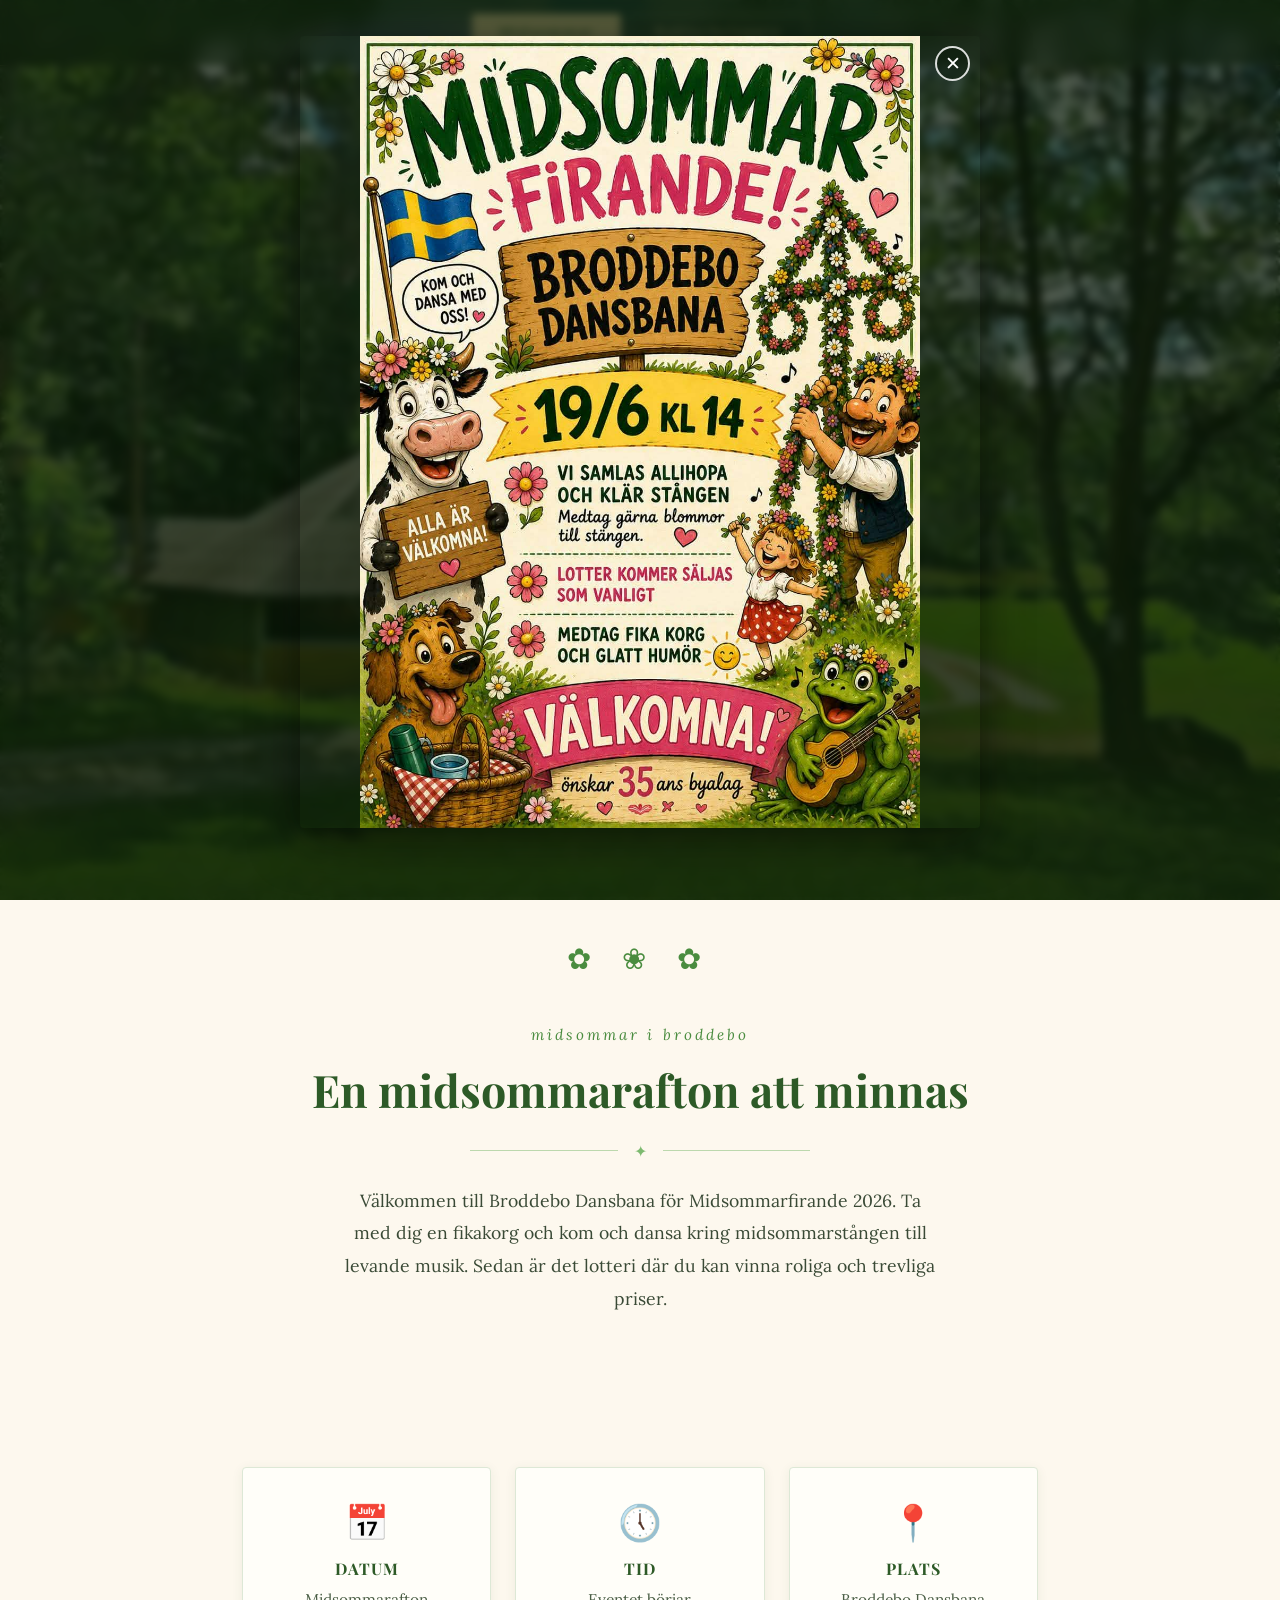
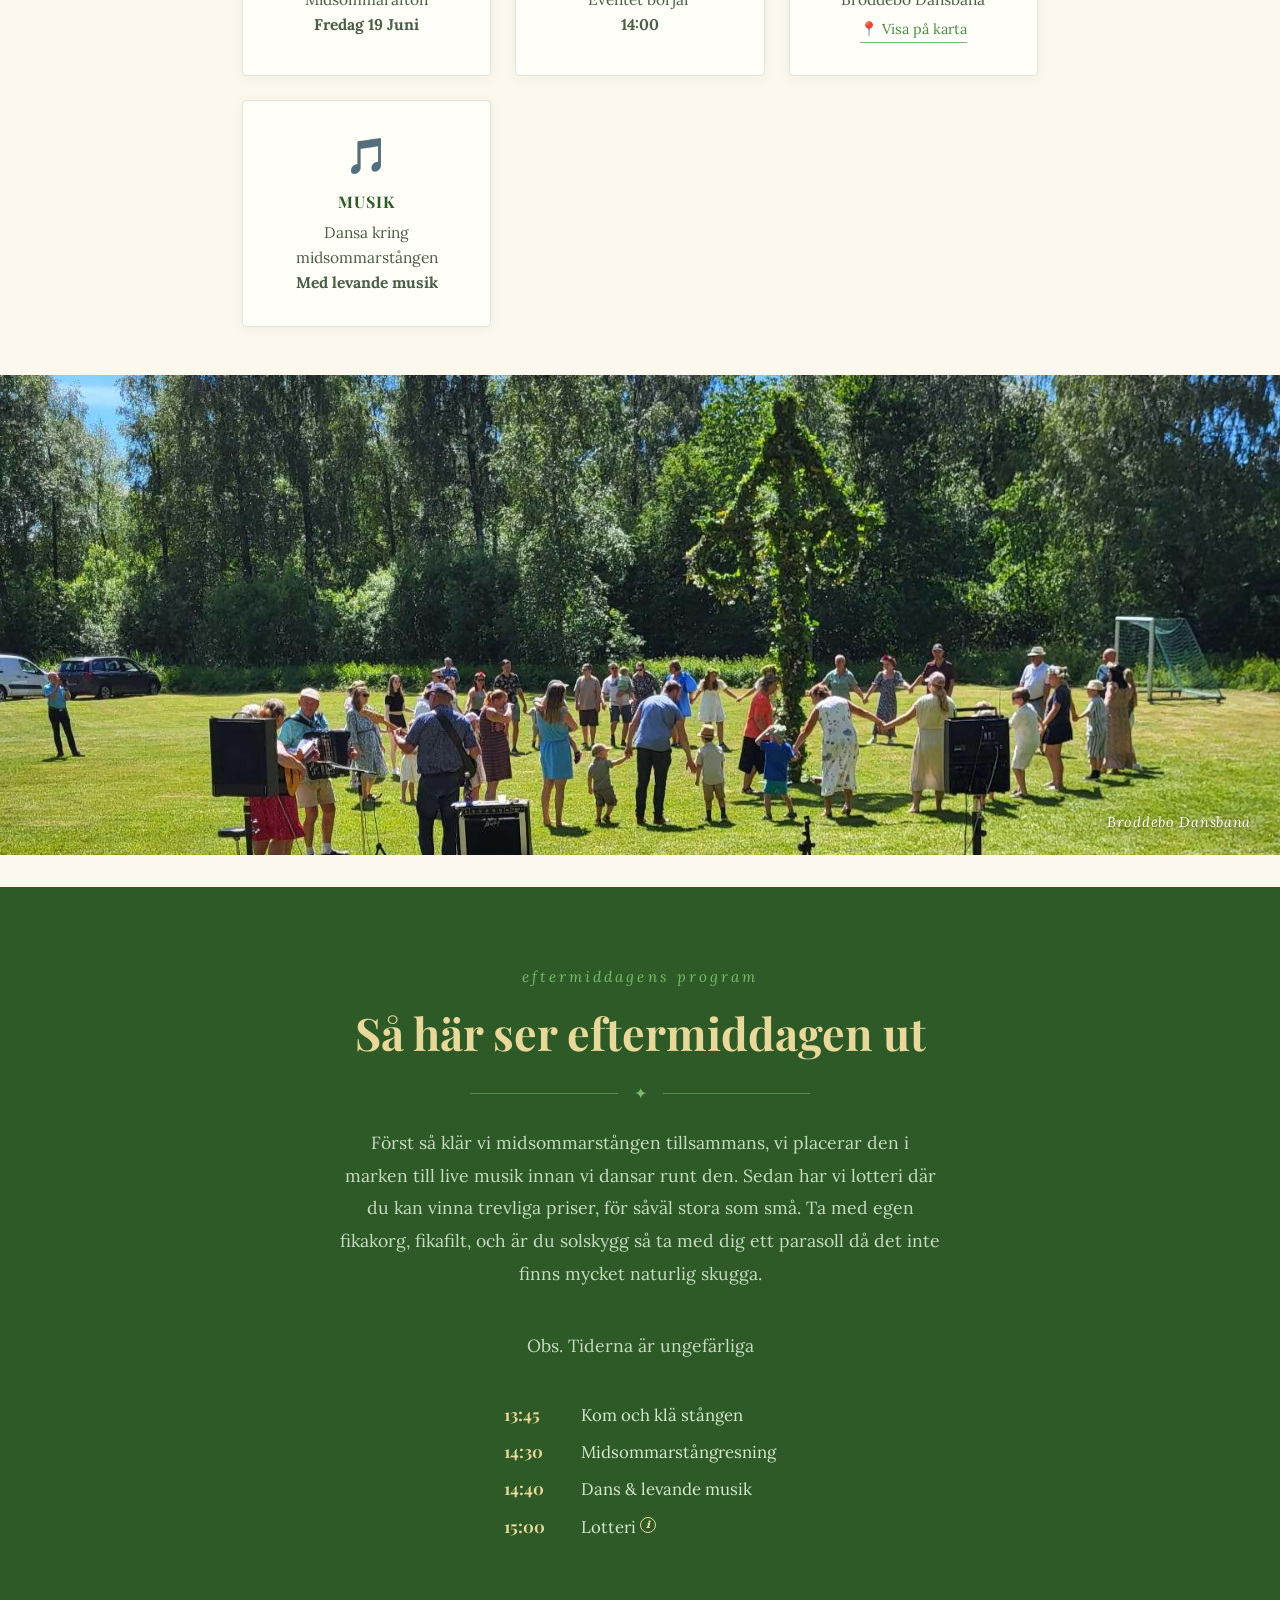
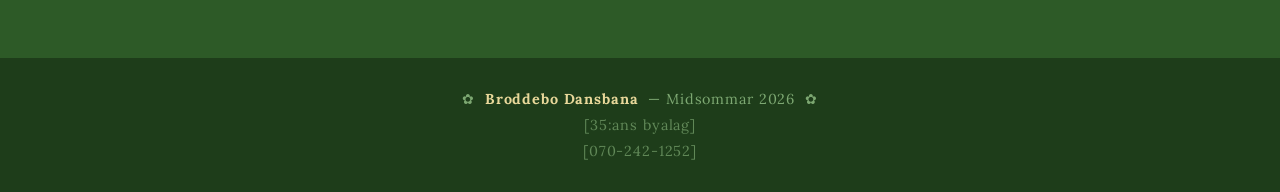
<file: index.html>
<!DOCTYPE html>
<html lang="sv">
<head>
  <meta charset="UTF-8" />
  <meta name="viewport" content="width=device-width, initial-scale=1.0" />
  <title>Midsommar på Broddebo Dansbana</title>
  <link href="https://fonts.googleapis.com/css2?family=Playfair+Display:ital,wght@0,400;0,700;1,400&family=Lora:ital,wght@0,400;0,500;1,400&display=swap" rel="stylesheet" />
  <link rel="stylesheet" href="assets/css/styles.css" />
  <script>
    // Runs before first paint — suppress nav flash when restoring scroll position
    if (sessionStorage.getItem('scrollRatio') !== null) {
      document.documentElement.classList.add('nav-preload');
    }
  </script>
</head>
<body>

  <!-- ── POPUP BANNER ──────────────────────────────────────── -->
  <div class="banner-overlay" id="pageBanner" role="dialog" aria-modal="true" aria-label="Välkomstbanner">
    <div class="banner-box">
      <img src="assets/images/sommarbanner.jpg" alt="Midsommar på Broddebo Dansbana" />
      <button class="banner-close" id="bannerClose" aria-label="Stäng banner">&#x2715;</button>
    </div>
  </div>

  <!-- ── NAV ───────────────────────────────────────────────── -->
  <nav class="site-nav">
    <a href="index.html" class="nav-btn active">Midsommar</a>
    <a href="loppis.html" class="nav-btn">Bakluckeloppis</a>
  </nav>

  <nav class="side-nav">
    <a href="index.html" class="side-btn active">Midsommar</a>
    <a href="loppis.html" class="side-btn">Loppis</a>
  </nav>

  <!-- ── HERO ──────────────────────────────────────────────── -->
  <section class="hero">
    <div class="hero-bg"></div>
    <div class="hero-overlay"></div>

    <!-- Decorative top garland SVG -->
    <div class="garland">
      <svg viewBox="0 0 1200 80" preserveAspectRatio="none" xmlns="http://www.w3.org/2000/svg">
        <path d="M0,0 Q150,70 300,30 Q450,0 600,50 Q750,80 900,30 Q1050,0 1200,40 L1200,0 Z"
              fill="rgba(45,90,39,0.55)"/>
        <!-- small flower dots along garland -->
        <circle cx="150" cy="34" r="6" fill="#e8d89a" opacity=".8"/>
        <circle cx="300" cy="30" r="5" fill="#c03a2b" opacity=".8"/>
        <circle cx="450" cy="18" r="6" fill="#e8d89a" opacity=".8"/>
        <circle cx="600" cy="50" r="5" fill="#7dba6f" opacity=".9"/>
        <circle cx="750" cy="65" r="6" fill="#e8d89a" opacity=".8"/>
        <circle cx="900" cy="30" r="5" fill="#c03a2b" opacity=".8"/>
        <circle cx="1050" cy="18" r="6" fill="#e8d89a" opacity=".8"/>
      </svg>
    </div>

    <div class="hero-content">
      <span class="hero-eyebrow">Välkommen till</span>
      <h1 class="hero-title">Broddebo<br>Dansbana</h1>
      <p class="hero-subtitle">Midsommarfirande 2026</p>
      <a href="#info" class="hero-btn">Läs mer ↓</a>
    </div>
  </section>

  <!-- ── INTRO ─────────────────────────────────────────────── -->
  <div class="divider" aria-hidden="true">✿ ❀ ✿</div>

  <section class="info-section" id="info">
    <p class="section-label">Midsommar i Broddebo</p>
    <h2 class="section-title">En midsommarafton att minnas</h2>
    <div class="ornament">✦</div>
    <p class="section-body">
      Välkommen till Broddebo Dansbana för Midsommarfirande 2026. Ta med dig en fikakorg och kom och dansa kring midsommarstången
      till levande musik. Sedan är det lotteri där du kan vinna roliga och trevliga priser.
    </p>
  </section>

  <!-- ── DETAIL CARDS ───────────────────────────────────────── -->
  <div class="cards">
    <div class="card">
      <div class="card-icon">📅</div>
      <div class="card-title">Datum</div>
      <div class="card-text">Midsommarafton<br><strong>Fredag 19 Juni</strong></div>
    </div>
    <div class="card">
      <div class="card-icon">🕔</div>
      <div class="card-title">Tid</div>
      <div class="card-text">Eventet börjar<br><strong>14:00</strong></div>
    </div>
    <div class="card">
      <div class="card-icon">📍</div>
      <div class="card-title">Plats</div>
      <div class="card-text">Broddebo Dansbana<br><a href="https://maps.app.goo.gl/gcDopPeKs9dPUPyn6" target="_blank" rel="noopener noreferrer" class="map-link">📍 Visa på karta</a></div>
    </div>
    <div class="card">
      <div class="card-icon">🎵</div>
      <div class="card-title">Musik</div>
      <div class="card-text">Dansa kring midsommarstången<br><strong>Med levande musik</strong></div>
    </div>
  </div>

  <!-- ── PHOTO STRIP ────────────────────────────────────────── -->
  <div class="photo-strip">
    <img src="assets/images/sommar2.jpg" alt="Broddebo Dansbana en solig sommardag" />
    <span class="photo-caption">Broddebo Dansbana</span>
  </div>

  <!-- ── PROGRAM ────────────────────────────────────────────── -->
  <section class="program-section">
    <p class="section-label">Eftermiddagens program</p>
    <h2 class="section-title">Så här ser eftermiddagen ut</h2>
    <div class="ornament" style="color:#7dba6f">✦</div>
    <p class="section-body">
      Först så klär vi midsommarstången tillsammans, vi placerar den i marken till live musik innan vi dansar runt den.
      Sedan har vi lotteri där du kan vinna trevliga priser, för såväl stora som små.
      Ta med egen fikakorg, fikafilt, och är du solskygg så ta med dig ett parasoll då det inte finns mycket naturlig skugga.
    </p>
    <p class="section-body">Obs. Tiderna är ungefärliga</p>

    <ul class="program-list">
      <li><span class="prog-time">13:45</span> Kom och klä stången</li>
      <li><span class="prog-time">14:30</span> Midsommarstångresning</li>
      <li><span class="prog-time">14:40</span> Dans &amp; levande musik</li>
      <li>
        <span class="prog-time">15:00</span>
        <span class="info-wrap">
          Lotteri
          <button class="info-btn" aria-label="Info om lotteriet">ℹ</button>
          <span class="info-tip" role="tooltip">10kr per lott. Betala kontant eller med swish!</span>
        </span>
      </li>
    </ul>

  </section>

  <!-- ── FOOTER ─────────────────────────────────────────────── -->
  <footer>
    <p>✿ &nbsp;<strong>Broddebo Dansbana</strong>&nbsp; — Midsommar 2026 &nbsp;✿</p>
    <p style="margin-top:.5rem; opacity:.7;">[35:ans byalag]</p>
    <p style="margin-top:.5rem; opacity:.7;">[070-242-1252]</p>
  </footer>

  <script>
    const topNav  = document.querySelector('.site-nav');
    const sideNav = document.querySelector('.side-nav');
    const hero    = document.querySelector('.hero');

    function onScroll() {
      const heroBottom = hero.getBoundingClientRect().bottom;
      if (heroBottom <= 0) {
        topNav.classList.add('hidden');
        sideNav.classList.add('visible');
      } else {
        topNav.classList.remove('hidden');
        sideNav.classList.remove('visible');
      }
    }

    window.addEventListener('scroll', onScroll, { passive: true });

    // Save scroll ratio before navigating via any nav button
    document.querySelectorAll('.nav-btn, .side-btn').forEach(btn => {
      btn.addEventListener('click', () => {
        const ratio = window.scrollY / document.documentElement.scrollHeight;
        sessionStorage.setItem('scrollRatio', ratio);
      });
    });

    // Restore scroll position on load
    const savedRatio = sessionStorage.getItem('scrollRatio');
    if (savedRatio !== null) {
      sessionStorage.removeItem('scrollRatio');
      const targetY = parseFloat(savedRatio) * document.documentElement.scrollHeight;
      if (targetY > hero.offsetHeight) {
        topNav.classList.add('hidden');
        sideNav.classList.add('visible');
      }
      requestAnimationFrame(() => {
        document.documentElement.style.scrollBehavior = 'auto';
        window.scrollTo(0, targetY);
        document.documentElement.style.scrollBehavior = '';
        // Re-enable transitions now that we're in the right position
        document.documentElement.classList.remove('nav-preload');
      });
    }

    // ── INFO TOOLTIP (click/tap toggle for touch devices) ─────
    document.querySelectorAll('.info-btn').forEach(btn => {
      btn.addEventListener('click', function (e) {
        e.stopPropagation();
        this.classList.toggle('active');
      });
    });
    // Close any open tooltip when tapping elsewhere
    document.addEventListener('click', function () {
      document.querySelectorAll('.info-btn.active').forEach(btn => btn.classList.remove('active'));
    });

    // ── POPUP BANNER ──────────────────────────────────────────
    document.getElementById('bannerClose').addEventListener('click', function () {
      document.getElementById('pageBanner').classList.add('hidden');
    });
    // Also close when clicking the dark backdrop outside the image
    document.getElementById('pageBanner').addEventListener('click', function (e) {
      if (e.target === this) this.classList.add('hidden');
    });
  </script>

</body>
</html>
</file>
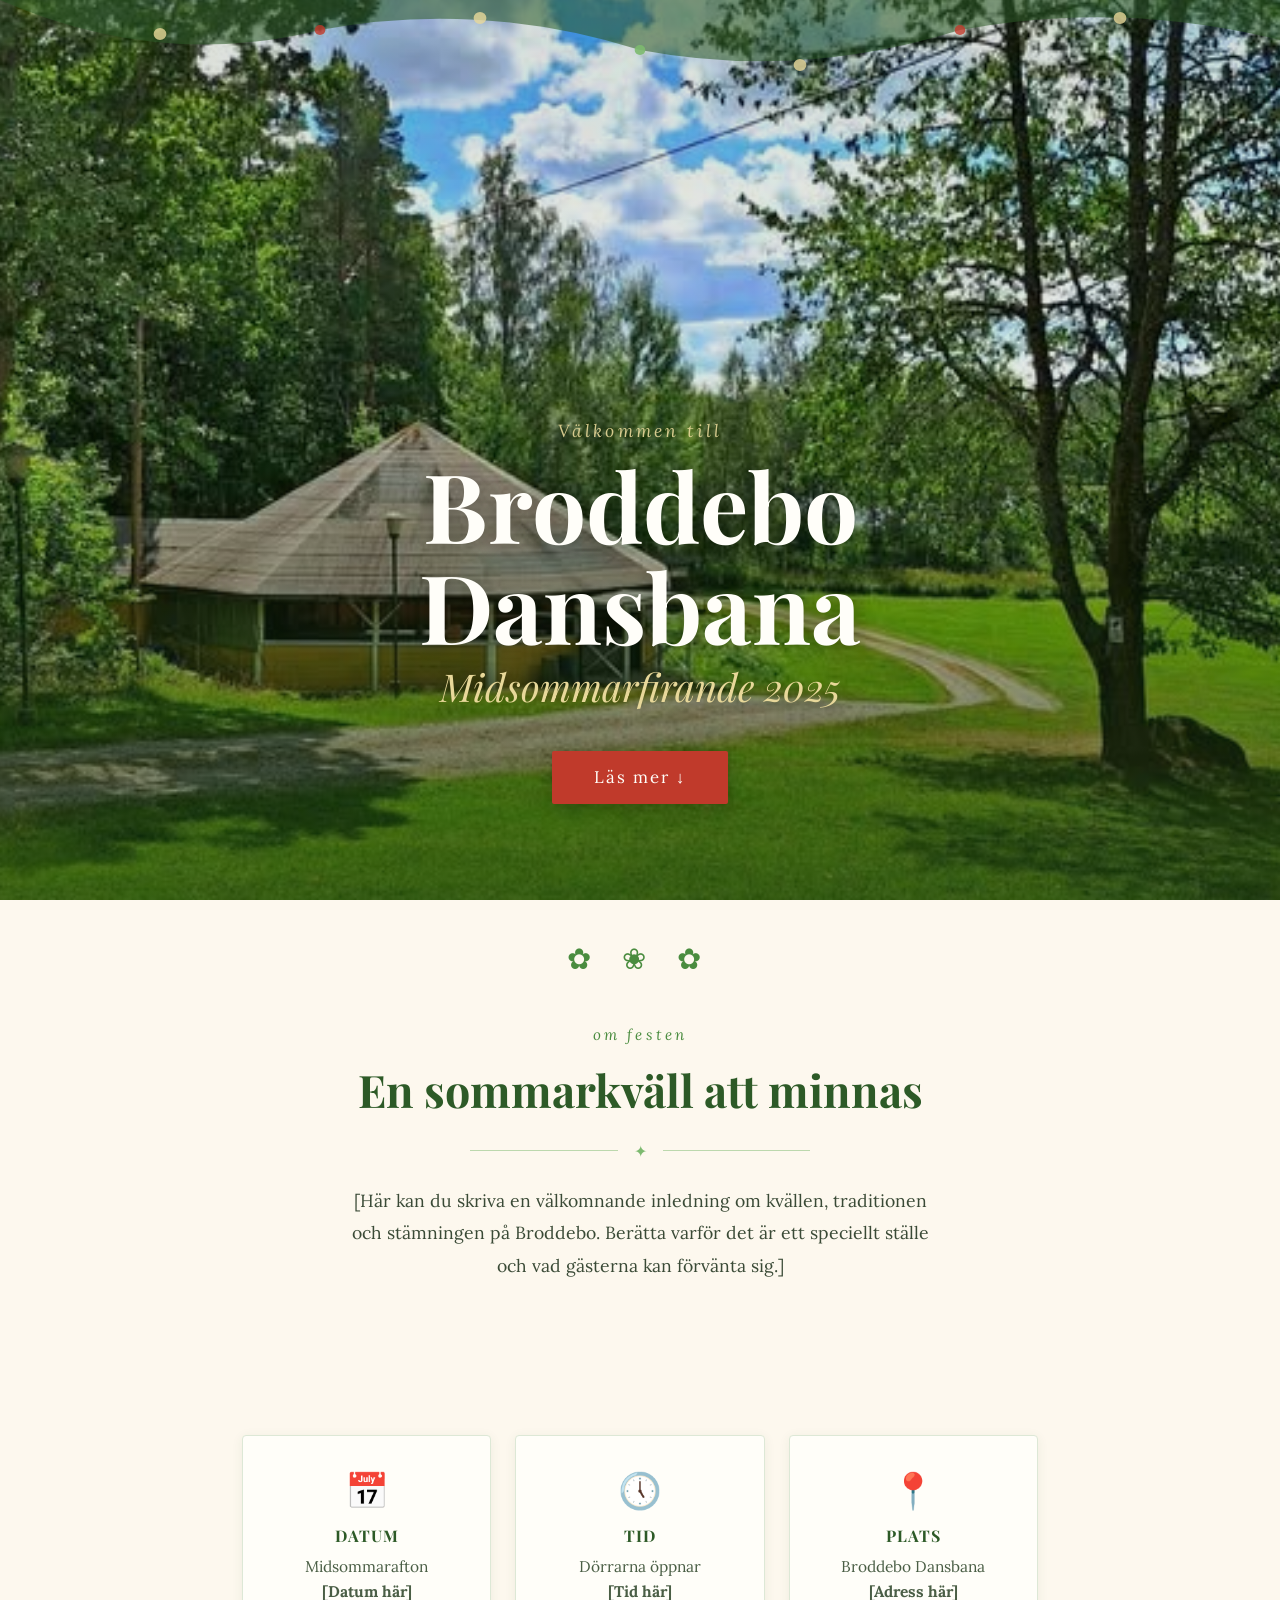
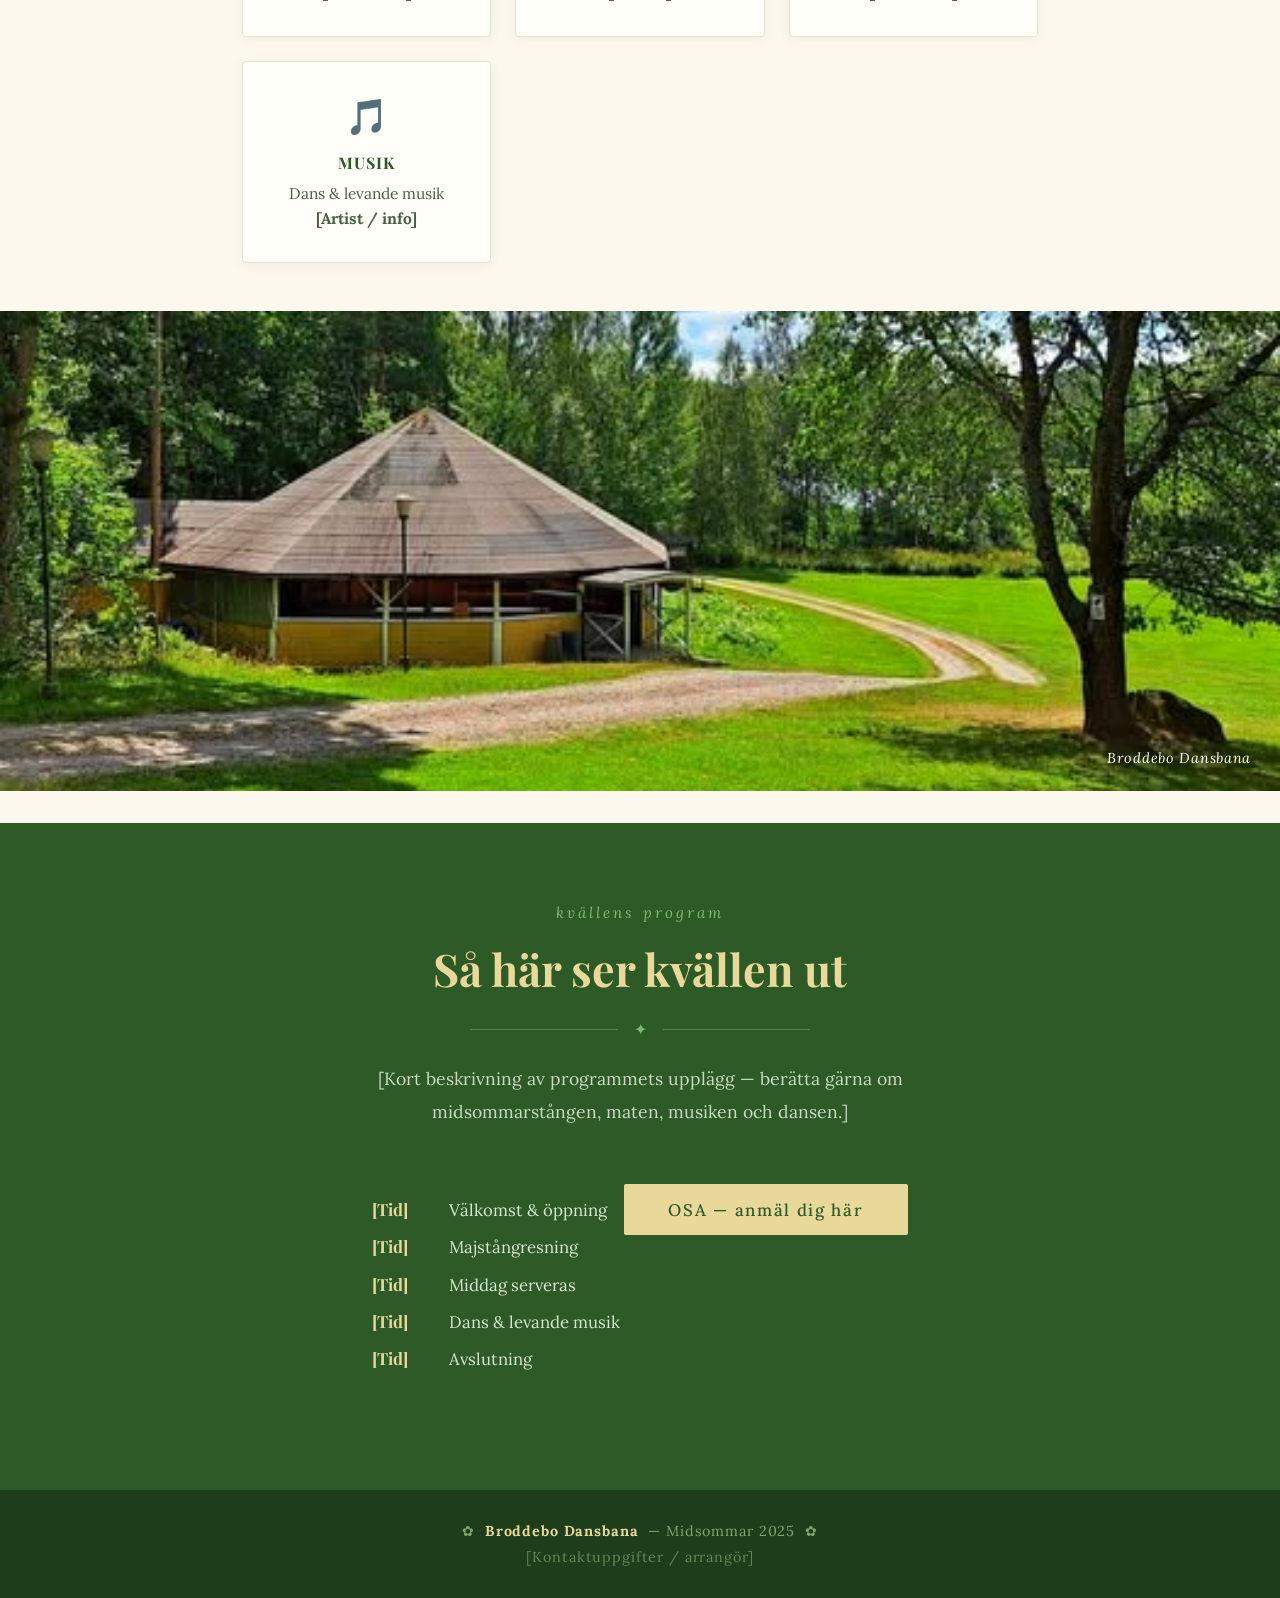
<file: broddebo.html>
<!DOCTYPE html>
<html lang="sv">
<head>
  <meta charset="UTF-8" />
  <meta name="viewport" content="width=device-width, initial-scale=1.0" />
  <title>Midsommar på Broddebo Dansbana</title>
  <link href="https://fonts.googleapis.com/css2?family=Playfair+Display:ital,wght@0,400;0,700;1,400&family=Lora:ital,wght@0,400;0,500;1,400&display=swap" rel="stylesheet" />
  <style>
    *, *::before, *::after { box-sizing: border-box; margin: 0; padding: 0; }

    :root {
      --green-deep:   #2d5a27;
      --green-mid:    #4a8c3f;
      --green-light:  #7dba6f;
      --straw:        #e8d89a;
      --cream:        #fdf8ee;
      --gold:         #c8922a;
      --red:          #c03a2b;
      --sky:          #a8d8ea;
      --white:        #fffef9;
    }

    html { scroll-behavior: smooth; }

    body {
      font-family: 'Lora', Georgia, serif;
      background: var(--cream);
      color: var(--green-deep);
      overflow-x: hidden;
    }

    /* ── HERO ─────────────────────────────────────────────── */
    .hero {
      position: relative;
      min-height: 100vh;
      display: flex;
      flex-direction: column;
      align-items: center;
      justify-content: flex-end;
      padding-bottom: 6rem;
      overflow: hidden;
    }

    .hero-bg {
      position: absolute;
      inset: 0;
      background: url('broddebo.jpg') center center / cover no-repeat;
      transform: scale(1.04);
      animation: slow-zoom 20s ease-in-out infinite alternate;
    }

    @keyframes slow-zoom {
      from { transform: scale(1.04); }
      to   { transform: scale(1.10); }
    }

    .hero-overlay {
      position: absolute;
      inset: 0;
      background: linear-gradient(
        to bottom,
        rgba(20, 50, 15, 0.15) 0%,
        rgba(20, 50, 15, 0.10) 40%,
        rgba(20, 50, 15, 0.65) 100%
      );
    }

    /* Decorative garland across the top */
    .garland {
      position: absolute;
      top: 0;
      left: 0;
      width: 100%;
      overflow: hidden;
      line-height: 0;
      z-index: 2;
    }
    .garland svg { width: 100%; height: 80px; }

    .hero-content {
      position: relative;
      z-index: 3;
      text-align: center;
      padding: 0 1.5rem;
      animation: rise 1.2s cubic-bezier(.22,1,.36,1) both;
    }

    @keyframes rise {
      from { opacity: 0; transform: translateY(40px); }
      to   { opacity: 1; transform: translateY(0); }
    }

    .hero-eyebrow {
      display: inline-block;
      font-family: 'Lora', serif;
      font-style: italic;
      font-size: 1.1rem;
      color: var(--straw);
      letter-spacing: .18em;
      margin-bottom: .75rem;
      opacity: .9;
    }

    .hero-title {
      font-family: 'Playfair Display', Georgia, serif;
      font-size: clamp(2.8rem, 9vw, 6rem);
      font-weight: 700;
      color: var(--white);
      line-height: 1.05;
      text-shadow: 0 2px 20px rgba(0,0,0,.35);
      margin-bottom: .3rem;
    }

    .hero-subtitle {
      font-family: 'Playfair Display', serif;
      font-style: italic;
      font-size: clamp(1.4rem, 4vw, 2.4rem);
      color: var(--straw);
      text-shadow: 0 2px 12px rgba(0,0,0,.3);
      margin-bottom: 2.4rem;
    }

    .hero-btn {
      display: inline-block;
      background: var(--red);
      color: var(--white);
      font-family: 'Lora', serif;
      font-size: 1.05rem;
      letter-spacing: .12em;
      padding: .85rem 2.5rem;
      border-radius: 2px;
      text-decoration: none;
      border: 2px solid transparent;
      transition: background .25s, border-color .25s, transform .2s;
      box-shadow: 0 4px 18px rgba(0,0,0,.25);
    }
    .hero-btn:hover {
      background: transparent;
      border-color: var(--white);
      transform: translateY(-2px);
    }

    /* ── FLOWER DIVIDER ───────────────────────────────────── */
    .divider {
      text-align: center;
      padding: 2.5rem 1rem 1rem;
      color: var(--green-mid);
      font-size: 1.8rem;
      letter-spacing: .4em;
      user-select: none;
    }

    /* ── INFO SECTION ─────────────────────────────────────── */
    .info-section {
      max-width: 780px;
      margin: 0 auto;
      padding: 2rem 2rem 4rem;
      text-align: center;
    }

    .section-label {
      font-family: 'Lora', serif;
      font-style: italic;
      font-size: .95rem;
      letter-spacing: .2em;
      color: var(--green-mid);
      text-transform: lowercase;
      margin-bottom: 1.2rem;
    }

    .section-title {
      font-family: 'Playfair Display', serif;
      font-size: clamp(1.8rem, 5vw, 2.8rem);
      color: var(--green-deep);
      margin-bottom: 1.4rem;
      line-height: 1.2;
    }

    .section-body {
      font-size: 1.1rem;
      line-height: 1.85;
      color: #3a4a36;
      max-width: 600px;
      margin: 0 auto 2.5rem;
    }

    /* ── DETAIL CARDS ─────────────────────────────────────── */
    .cards {
      display: grid;
      grid-template-columns: repeat(auto-fit, minmax(200px, 1fr));
      gap: 1.5rem;
      max-width: 860px;
      margin: 3rem auto;
      padding: 0 2rem;
    }

    .card {
      background: var(--white);
      border: 1px solid #dde8d6;
      border-radius: 4px;
      padding: 2rem 1.5rem;
      text-align: center;
      box-shadow: 0 2px 12px rgba(45,90,39,.07);
      transition: transform .2s, box-shadow .2s;
    }
    .card:hover {
      transform: translateY(-4px);
      box-shadow: 0 6px 24px rgba(45,90,39,.13);
    }

    .card-icon {
      font-size: 2.2rem;
      margin-bottom: .8rem;
    }

    .card-title {
      font-family: 'Playfair Display', serif;
      font-size: 1rem;
      font-weight: 700;
      letter-spacing: .06em;
      text-transform: uppercase;
      color: var(--green-deep);
      margin-bottom: .5rem;
    }

    .card-text {
      font-size: .97rem;
      line-height: 1.6;
      color: #4a5e45;
    }

    /* ── PHOTO STRIP ──────────────────────────────────────── */
    .photo-strip {
      position: relative;
      width: 100%;
      height: clamp(260px, 45vw, 480px);
      overflow: hidden;
      margin: 2rem 0;
    }

    .photo-strip img {
      width: 100%;
      height: 100%;
      object-fit: cover;
      object-position: center 60%;
      filter: saturate(1.1);
    }

    .photo-caption {
      position: absolute;
      bottom: 1.5rem;
      right: 1.8rem;
      font-family: 'Lora', serif;
      font-style: italic;
      font-size: .9rem;
      color: var(--white);
      text-shadow: 0 1px 6px rgba(0,0,0,.5);
      letter-spacing: .05em;
    }

    /* ── OSA / PROGRAM ────────────────────────────────────── */
    .program-section {
      background: var(--green-deep);
      color: var(--cream);
      padding: 5rem 2rem;
      text-align: center;
    }

    .program-section .section-label { color: var(--green-light); }
    .program-section .section-title { color: var(--straw); }
    .program-section .section-body  { color: #c8dcc2; }

    .program-list {
      list-style: none;
      display: inline-flex;
      flex-direction: column;
      gap: .9rem;
      text-align: left;
      margin: 0 auto 2.5rem;
    }

    .program-list li {
      display: flex;
      align-items: baseline;
      gap: 1rem;
      font-size: 1.05rem;
      color: #d6e8cf;
    }

    .prog-time {
      font-family: 'Playfair Display', serif;
      font-weight: 700;
      color: var(--straw);
      min-width: 3.8rem;
      flex-shrink: 0;
    }

    .osa-btn {
      display: inline-block;
      background: var(--straw);
      color: var(--green-deep);
      font-family: 'Lora', serif;
      font-size: 1.05rem;
      font-weight: 500;
      letter-spacing: .1em;
      padding: .9rem 2.8rem;
      border-radius: 2px;
      text-decoration: none;
      transition: background .25s, transform .2s;
      margin-top: 1rem;
    }
    .osa-btn:hover {
      background: var(--white);
      transform: translateY(-2px);
    }

    /* ── FOOTER ───────────────────────────────────────────── */
    footer {
      background: #1e3d1a;
      color: #7da872;
      text-align: center;
      padding: 2rem 1rem;
      font-size: .9rem;
      letter-spacing: .06em;
    }

    footer strong { color: var(--straw); }

    /* ── DECORATIVE LINE ──────────────────────────────────── */
    .ornament {
      display: flex;
      align-items: center;
      gap: 1rem;
      margin: 1.5rem auto;
      max-width: 340px;
      color: var(--green-light);
    }
    .ornament::before,
    .ornament::after {
      content: '';
      flex: 1;
      height: 1px;
      background: currentColor;
      opacity: .5;
    }
  </style>
</head>
<body>

  <!-- ── HERO ──────────────────────────────────────────────── -->
  <section class="hero">
    <div class="hero-bg"></div>
    <div class="hero-overlay"></div>

    <!-- Decorative top garland SVG -->
    <div class="garland">
      <svg viewBox="0 0 1200 80" preserveAspectRatio="none" xmlns="http://www.w3.org/2000/svg">
        <path d="M0,0 Q150,70 300,30 Q450,0 600,50 Q750,80 900,30 Q1050,0 1200,40 L1200,0 Z"
              fill="rgba(45,90,39,0.55)"/>
        <!-- small flower dots along garland -->
        <circle cx="150" cy="34" r="6" fill="#e8d89a" opacity=".8"/>
        <circle cx="300" cy="30" r="5" fill="#c03a2b" opacity=".8"/>
        <circle cx="450" cy="18" r="6" fill="#e8d89a" opacity=".8"/>
        <circle cx="600" cy="50" r="5" fill="#7dba6f" opacity=".9"/>
        <circle cx="750" cy="65" r="6" fill="#e8d89a" opacity=".8"/>
        <circle cx="900" cy="30" r="5" fill="#c03a2b" opacity=".8"/>
        <circle cx="1050" cy="18" r="6" fill="#e8d89a" opacity=".8"/>
      </svg>
    </div>

    <div class="hero-content">
      <span class="hero-eyebrow">Välkommen till</span>
      <h1 class="hero-title">Broddebo<br>Dansbana</h1>
      <p class="hero-subtitle">Midsommarfirande 2025</p>
      <a href="#info" class="hero-btn">Läs mer ↓</a>
    </div>
  </section>

  <!-- ── INTRO ─────────────────────────────────────────────── -->
  <div class="divider" aria-hidden="true">✿ ❀ ✿</div>

  <section class="info-section" id="info">
    <p class="section-label">om festen</p>
    <h2 class="section-title">En sommarkväll att minnas</h2>
    <div class="ornament">✦</div>
    <p class="section-body">
      [Här kan du skriva en välkomnande inledning om kvällen, traditionen och stämningen på Broddebo.
      Berätta varför det är ett speciellt ställe och vad gästerna kan förvänta sig.]
    </p>
  </section>

  <!-- ── DETAIL CARDS ───────────────────────────────────────── -->
  <div class="cards">
    <div class="card">
      <div class="card-icon">📅</div>
      <div class="card-title">Datum</div>
      <div class="card-text">Midsommarafton<br><strong>[Datum här]</strong></div>
    </div>
    <div class="card">
      <div class="card-icon">🕔</div>
      <div class="card-title">Tid</div>
      <div class="card-text">Dörrarna öppnar<br><strong>[Tid här]</strong></div>
    </div>
    <div class="card">
      <div class="card-icon">📍</div>
      <div class="card-title">Plats</div>
      <div class="card-text">Broddebo Dansbana<br><strong>[Adress här]</strong></div>
    </div>
    <div class="card">
      <div class="card-icon">🎵</div>
      <div class="card-title">Musik</div>
      <div class="card-text">Dans &amp; levande musik<br><strong>[Artist / info]</strong></div>
    </div>
  </div>

  <!-- ── PHOTO STRIP ────────────────────────────────────────── -->
  <div class="photo-strip">
    <img src="broddebo.jpg" alt="Broddebo Dansbana en solig sommardag" />
    <span class="photo-caption">Broddebo Dansbana</span>
  </div>

  <!-- ── PROGRAM ────────────────────────────────────────────── -->
  <section class="program-section">
    <p class="section-label">kvällens program</p>
    <h2 class="section-title">Så här ser kvällen ut</h2>
    <div class="ornament" style="color:#7dba6f">✦</div>
    <p class="section-body">
      [Kort beskrivning av programmets upplägg — berätta gärna om midsommarstången,
      maten, musiken och dansen.]
    </p>

    <ul class="program-list">
      <li><span class="prog-time">[Tid]</span> Välkomst &amp; öppning</li>
      <li><span class="prog-time">[Tid]</span> Majstångresning</li>
      <li><span class="prog-time">[Tid]</span> Middag serveras</li>
      <li><span class="prog-time">[Tid]</span> Dans &amp; levande musik</li>
      <li><span class="prog-time">[Tid]</span> Avslutning</li>
    </ul>

    <a href="mailto:[din@epost.se]" class="osa-btn">OSA — anmäl dig här</a>
  </section>

  <!-- ── FOOTER ─────────────────────────────────────────────── -->
  <footer>
    <p>✿ &nbsp;<strong>Broddebo Dansbana</strong>&nbsp; — Midsommar 2025 &nbsp;✿</p>
    <p style="margin-top:.5rem; opacity:.7;">[Kontaktuppgifter / arrangör]</p>
  </footer>

</body>
</html>
</file>
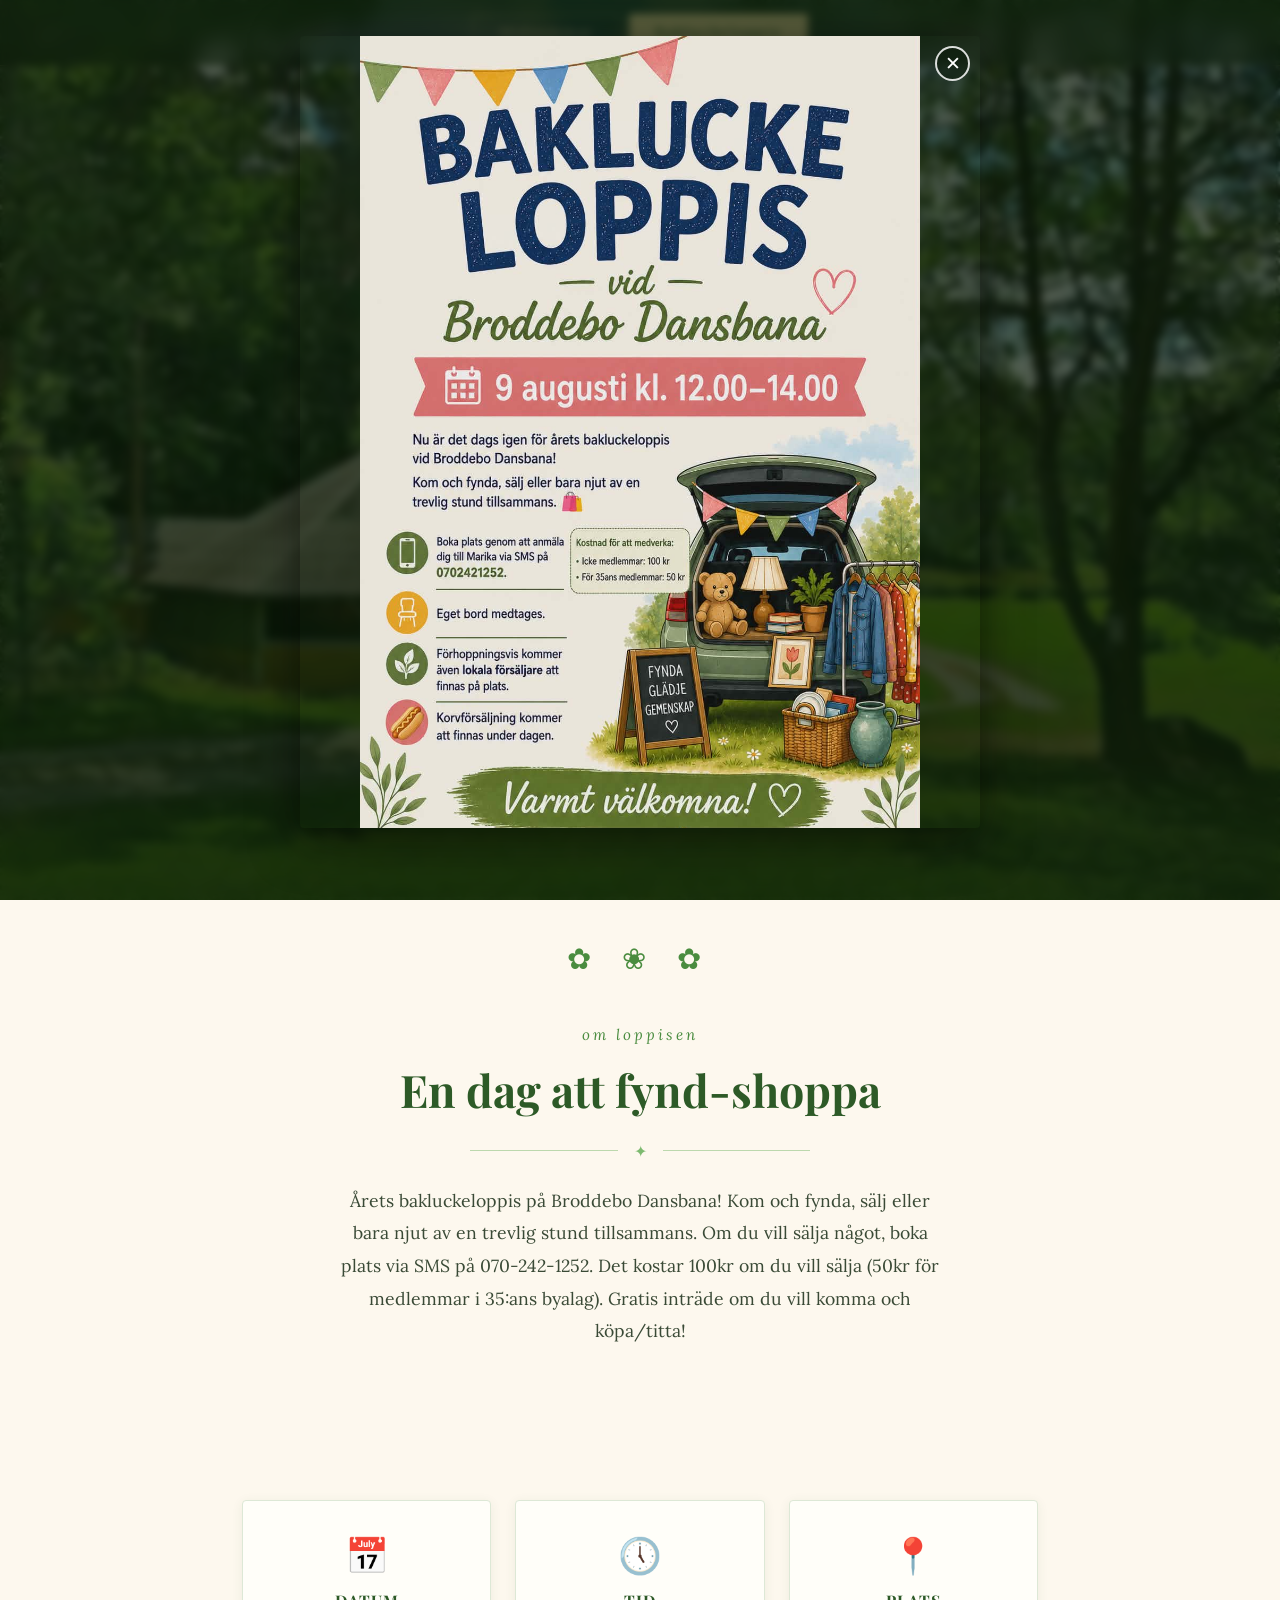
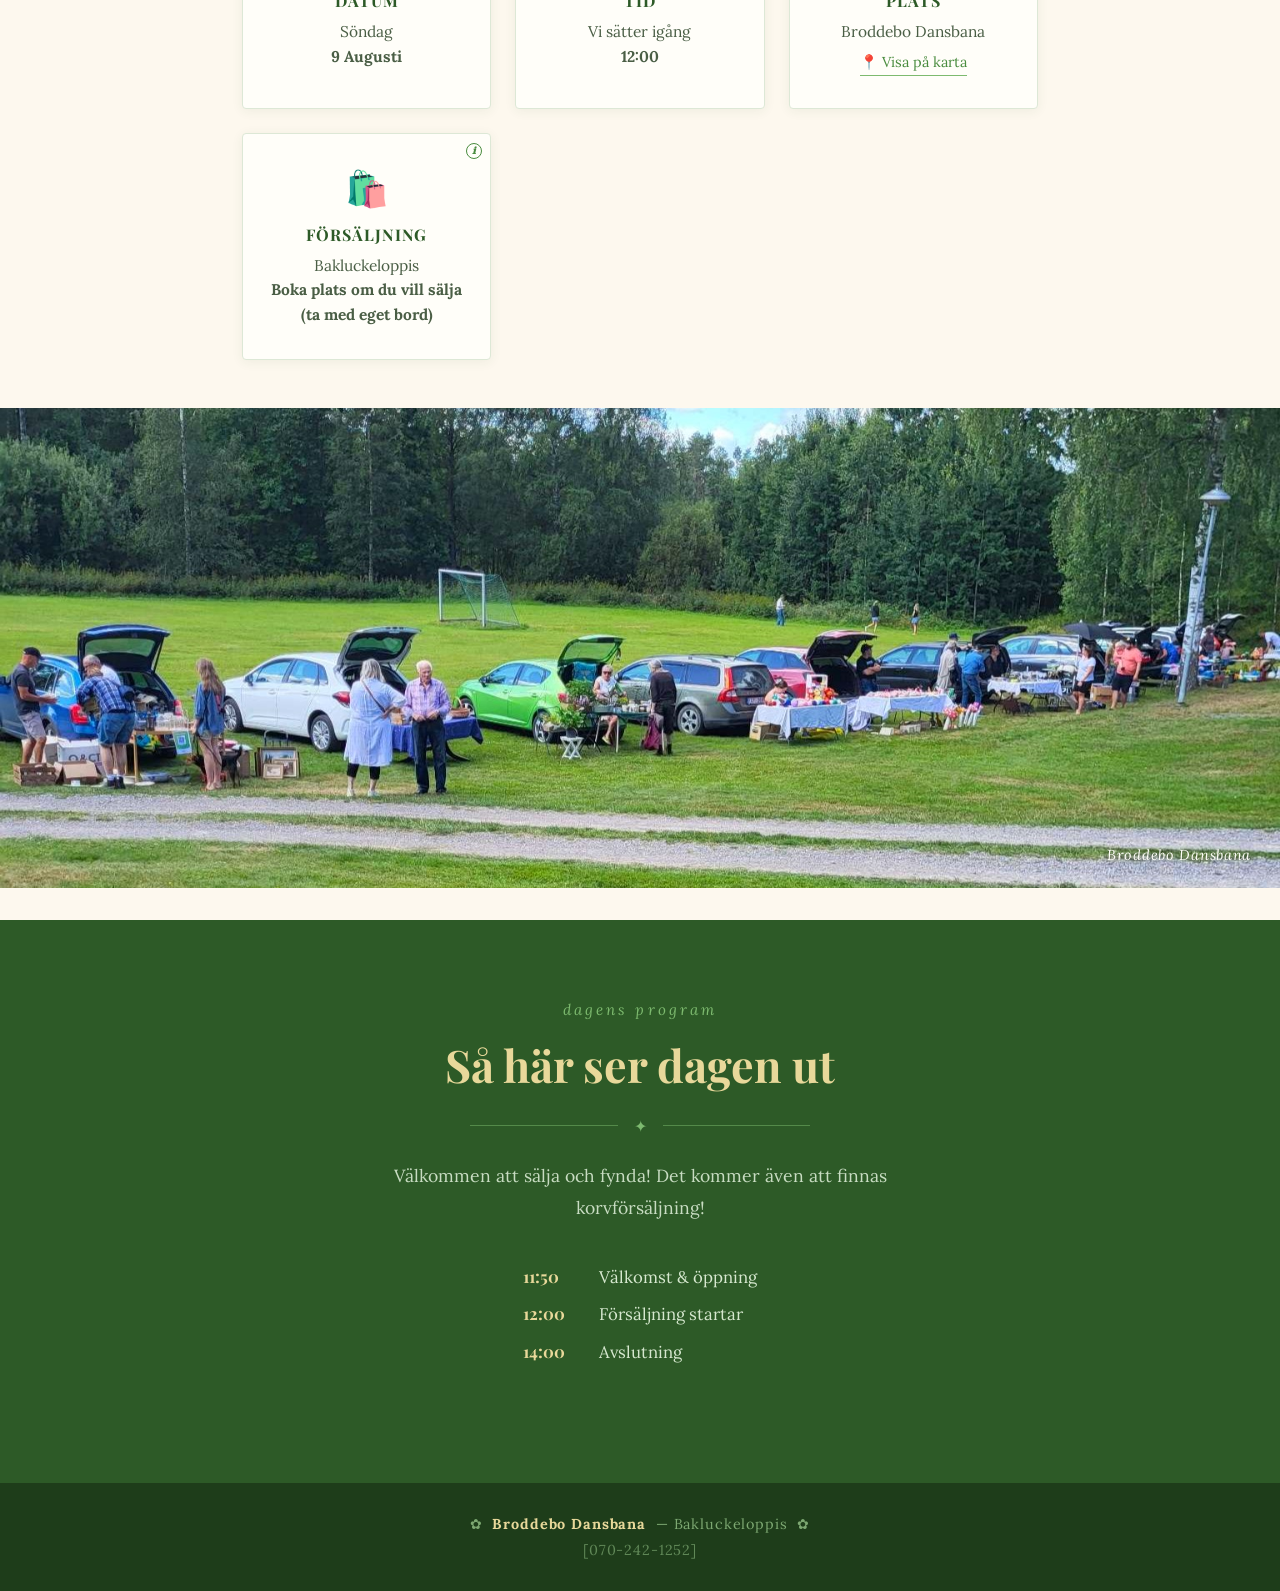
<file: loppis.html>
<!DOCTYPE html>
<html lang="sv">
<head>
  <meta charset="UTF-8" />
  <meta name="viewport" content="width=device-width, initial-scale=1.0" />
  <title>Bakluckeloppis på Broddebo Dansbana</title>
  <link href="https://fonts.googleapis.com/css2?family=Playfair+Display:ital,wght@0,400;0,700;1,400&family=Lora:ital,wght@0,400;0,500;1,400&display=swap" rel="stylesheet" />
  <link rel="stylesheet" href="assets/css/styles.css" />
  <script>
    // Runs before first paint — suppress nav flash when restoring scroll position
    if (sessionStorage.getItem('scrollRatio') !== null) {
      document.documentElement.classList.add('nav-preload');
    }
  </script>
</head>
<body>

  <!-- ── POPUP BANNER ──────────────────────────────────────── -->
  <div class="banner-overlay" id="pageBanner" role="dialog" aria-modal="true" aria-label="Välkomstbanner">
    <div class="banner-box">
      <img src="assets/images/loppisbanner.png" alt="Bakluckeloppis på Broddebo Dansbana" />
      <button class="banner-close" id="bannerClose" aria-label="Stäng banner">&#x2715;</button>
    </div>
  </div>

  <!-- ── NAV ───────────────────────────────────────────────── -->
  <nav class="site-nav">
    <a href="index.html" class="nav-btn">Midsommar</a>
    <a href="loppis.html" class="nav-btn active">Bakluckeloppis</a>
  </nav>

  <nav class="side-nav">
    <a href="index.html" class="side-btn">Midsommar</a>
    <a href="loppis.html" class="side-btn active">Loppis</a>
  </nav>

  <!-- ── HERO ──────────────────────────────────────────────── -->
  <section class="hero">
    <div class="hero-bg"></div>
    <div class="hero-overlay"></div>

    <!-- Decorative top garland SVG -->
    <div class="garland">
      <svg viewBox="0 0 1200 80" preserveAspectRatio="none" xmlns="http://www.w3.org/2000/svg">
        <path d="M0,0 Q150,70 300,30 Q450,0 600,50 Q750,80 900,30 Q1050,0 1200,40 L1200,0 Z"
              fill="rgba(45,90,39,0.55)"/>
        <circle cx="150" cy="34" r="6" fill="#e8d89a" opacity=".8"/>
        <circle cx="300" cy="30" r="5" fill="#c03a2b" opacity=".8"/>
        <circle cx="450" cy="18" r="6" fill="#e8d89a" opacity=".8"/>
        <circle cx="600" cy="50" r="5" fill="#7dba6f" opacity=".9"/>
        <circle cx="750" cy="65" r="6" fill="#e8d89a" opacity=".8"/>
        <circle cx="900" cy="30" r="5" fill="#c03a2b" opacity=".8"/>
        <circle cx="1050" cy="18" r="6" fill="#e8d89a" opacity=".8"/>
      </svg>
    </div>

    <div class="hero-content">
      <span class="hero-eyebrow">Välkommen till</span>
      <h1 class="hero-title">Broddebo<br>Dansbana</h1>
      <p class="hero-subtitle">Bakluckeloppis</p>
      <a href="#info" class="hero-btn">Läs mer ↓</a>
    </div>
  </section>

  <!-- ── INTRO ─────────────────────────────────────────────── -->
  <div class="divider" aria-hidden="true">✿ ❀ ✿</div>

  <section class="info-section" id="info">
    <p class="section-label">om loppisen</p>
    <h2 class="section-title">En dag att fynd-shoppa</h2>
    <div class="ornament">✦</div>
    <p class="section-body">
      Årets bakluckeloppis på Broddebo Dansbana! Kom och fynda, sälj eller bara njut av en trevlig stund tillsammans.
      Om du vill sälja något, boka plats via SMS på 070-242-1252. Det kostar 100kr om du vill sälja (50kr för medlemmar i 35:ans byalag). Gratis inträde om du vill komma och köpa/titta!
    </p>
  </section>

  <!-- ── DETAIL CARDS ───────────────────────────────────────── -->
  <div class="cards">
    <div class="card">
      <div class="card-icon">📅</div>
      <div class="card-title">Datum</div>
      <div class="card-text">Söndag<br><strong>9 Augusti</strong></div>
    </div>
    <div class="card">
      <div class="card-icon">🕔</div>
      <div class="card-title">Tid</div>
      <div class="card-text">Vi sätter igång<br><strong>12:00</strong></div>
    </div>
    <div class="card">
      <div class="card-icon">📍</div>
      <div class="card-title">Plats</div>
      <div class="card-text">Broddebo Dansbana<br><a href="https://maps.app.goo.gl/gcDopPeKs9dPUPyn6" target="_blank" rel="noopener noreferrer" class="map-link">📍 Visa på karta</a></div>
    </div>
    <div class="card card--info">
      <button class="card-info-btn" aria-label="Info om försäljning">ℹ</button>
      <span class="card-info-tip" role="tooltip">Boka plats via SMS till 070-242-1252. Det kostar 100kr per plats. Eget bord medtages</span>
      <div class="card-icon">🛍️</div>
      <div class="card-title">Försäljning</div>
      <div class="card-text">Bakluckeloppis<br><strong>Boka plats om du vill sälja (ta med eget bord)</strong></div>
    </div>
  </div>

  <!-- ── PHOTO STRIP ────────────────────────────────────────── -->
  <div class="photo-strip">
    <img src="assets/images/loppis1.jpg" alt="Broddebo Dansbana en solig sommardag" />
    <span class="photo-caption">Broddebo Dansbana</span>
  </div>

  <!-- ── PROGRAM ────────────────────────────────────────────── -->
  <section class="program-section">
    <p class="section-label">dagens program</p>
    <h2 class="section-title">Så här ser dagen ut</h2>
    <div class="ornament" style="color:#7dba6f">✦</div>
    <p class="section-body">
      Välkommen att sälja och fynda! Det kommer även att finnas korvförsäljning!
    </p>

    <ul class="program-list">
      <li><span class="prog-time">11:50</span> Välkomst &amp; öppning</li>
      <li><span class="prog-time">12:00</span> Försäljning startar</li>
      <li><span class="prog-time">14:00</span> Avslutning</li>
    </ul>
  </section>

  <!-- ── FOOTER ─────────────────────────────────────────────── -->
  <footer>
    <p>✿ &nbsp;<strong>Broddebo Dansbana</strong>&nbsp; — Bakluckeloppis &nbsp;✿</p>
    <p style="margin-top:.5rem; opacity:.7;">[070-242-1252]</p>
  </footer>

  <script>
    const topNav  = document.querySelector('.site-nav');
    const sideNav = document.querySelector('.side-nav');
    const hero    = document.querySelector('.hero');

    function onScroll() {
      const heroBottom = hero.getBoundingClientRect().bottom;
      if (heroBottom <= 0) {
        topNav.classList.add('hidden');
        sideNav.classList.add('visible');
      } else {
        topNav.classList.remove('hidden');
        sideNav.classList.remove('visible');
      }
    }

    window.addEventListener('scroll', onScroll, { passive: true });

    // Save scroll ratio before navigating via any nav button
    document.querySelectorAll('.nav-btn, .side-btn').forEach(btn => {
      btn.addEventListener('click', () => {
        const ratio = window.scrollY / document.documentElement.scrollHeight;
        sessionStorage.setItem('scrollRatio', ratio);
      });
    });

    // Restore scroll position on load
    const savedRatio = sessionStorage.getItem('scrollRatio');
    if (savedRatio !== null) {
      sessionStorage.removeItem('scrollRatio');
      const targetY = parseFloat(savedRatio) * document.documentElement.scrollHeight;
      if (targetY > hero.offsetHeight) {
        topNav.classList.add('hidden');
        sideNav.classList.add('visible');
      }
      requestAnimationFrame(() => {
        document.documentElement.style.scrollBehavior = 'auto';
        window.scrollTo(0, targetY);
        document.documentElement.style.scrollBehavior = '';
        // Re-enable transitions now that we're in the right position
        document.documentElement.classList.remove('nav-preload');
      });
    }

    // ── POPUP BANNER ──────────────────────────────────────────
    document.getElementById('bannerClose').addEventListener('click', function () {
      document.getElementById('pageBanner').classList.add('hidden');
    });
    // Also close when clicking the dark backdrop outside the image
    document.getElementById('pageBanner').addEventListener('click', function (e) {
      if (e.target === this) this.classList.add('hidden');
    });

    // ── CARD INFO TOOLTIP (click/tap toggle for touch devices) ─
    document.querySelectorAll('.card-info-btn').forEach(btn => {
      btn.addEventListener('click', function (e) {
        e.stopPropagation();
        this.classList.toggle('active');
      });
    });
    document.addEventListener('click', function () {
      document.querySelectorAll('.card-info-btn.active').forEach(btn => btn.classList.remove('active'));
    });
  </script>

</body>
</html>
</file>
<file: assets/css/styles.css>
*, *::before, *::after { box-sizing: border-box; margin: 0; padding: 0; }

:root {
  --green-deep:   #2d5a27;
  --green-mid:    #4a8c3f;
  --green-light:  #7dba6f;
  --straw:        #e8d89a;
  --cream:        #fdf8ee;
  --gold:         #c8922a;
  --red:          #c03a2b;
  --sky:          #a8d8ea;
  --white:        #fffef9;
}

html { scroll-behavior: smooth; }

body {
  font-family: 'Lora', Georgia, serif;
  background: var(--cream);
  color: var(--green-deep);
  overflow-x: hidden;
}

/* ── TOP NAV ──────────────────────────────────────────── */
/* Applied before first paint to prevent flash on scroll restore */
html.nav-preload .site-nav {
  transition: none !important;
  opacity: 0;
  pointer-events: none;
  transform: translateY(-100%);
}
html.nav-preload .side-nav {
  transition: none !important;
}
.site-nav {
  position: fixed;
  top: 0;
  left: 0;
  width: 100%;
  z-index: 100;
  display: flex;
  justify-content: center;
  gap: .5rem;
  padding: .9rem 1.5rem;
  background: rgba(20, 40, 15, 0.6);
  backdrop-filter: blur(10px);
  -webkit-backdrop-filter: blur(10px);
  border-bottom: 1px solid rgba(232, 216, 154, 0.2);
  opacity: 1;
  pointer-events: auto;
  transition: opacity .4s ease, transform .4s ease;
}
.site-nav.hidden {
  opacity: 0;
  pointer-events: none;
  transform: translateY(-100%);
}

.nav-btn {
  font-family: 'Lora', serif;
  font-size: .9rem;
  letter-spacing: .12em;
  text-decoration: none;
  padding: .5rem 1.6rem;
  border-radius: 2px;
  border: 1px solid rgba(232, 216, 154, 0.4);
  color: var(--straw);
  background: transparent;
  transition: background .25s, color .25s, border-color .25s;
}
.nav-btn:hover {
  background: rgba(232, 216, 154, 0.15);
  border-color: var(--straw);
}
.nav-btn.active {
  background: var(--straw);
  color: var(--green-deep);
  border-color: var(--straw);
  font-weight: 500;
}

/* ── SIDE NAV ─────────────────────────────────────────── */
.side-nav {
  position: fixed;
  right: 1.2rem;
  top: 50%;
  transform: translateY(-50%) translateX(20px);
  z-index: 100;
  display: flex;
  flex-direction: column;
  gap: .6rem;
  opacity: 0;
  pointer-events: none;
  transition: opacity .4s ease, transform .4s ease;
}
.side-nav.visible {
  opacity: 1;
  pointer-events: auto;
  transform: translateY(-50%) translateX(0);
}

.side-btn {
  writing-mode: vertical-rl;
  text-orientation: mixed;
  font-family: 'Lora', serif;
  font-size: .78rem;
  letter-spacing: .14em;
  text-decoration: none;
  padding: 1rem .55rem;
  border-radius: 2px;
  border: 1px solid rgba(232, 216, 154, 0.4);
  color: var(--straw);
  background: rgba(20, 40, 15, 0.6);
  backdrop-filter: blur(10px);
  -webkit-backdrop-filter: blur(10px);
  box-shadow: 0 2px 12px rgba(0, 0, 0, 0.2);
  transition: background .25s, color .25s, border-color .25s, transform .2s;
}
.side-btn:hover {
  background: rgba(232, 216, 154, 0.15);
  border-color: var(--straw);
  transform: translateX(-3px);
}
.side-btn.active {
  background: var(--straw);
  color: var(--green-deep);
  border-color: var(--straw);
}

@media (max-width: 600px) {
  .side-nav { display: none; }
}

/* ── HERO ─────────────────────────────────────────────── */
.hero {
  position: relative;
  min-height: 100vh;
  display: flex;
  flex-direction: column;
  align-items: center;
  justify-content: flex-end;
  padding-bottom: 6rem;
  overflow: hidden;
}

.hero-bg {
  position: absolute;
  inset: 0;
  background: url('../../assets/images/broddebo.jpg') center center / cover no-repeat;
  transform: scale(1.04);
  animation: slow-zoom 20s ease-in-out infinite alternate;
}

@keyframes slow-zoom {
  from { transform: scale(1.04); }
  to   { transform: scale(1.10); }
}

.hero-overlay {
  position: absolute;
  inset: 0;
  background: linear-gradient(
    to bottom,
    rgba(20, 50, 15, 0.15) 0%,
    rgba(20, 50, 15, 0.10) 40%,
    rgba(20, 50, 15, 0.65) 100%
  );
}

/* Decorative garland across the top */
.garland {
  position: absolute;
  top: 0;
  left: 0;
  width: 100%;
  overflow: hidden;
  line-height: 0;
  z-index: 2;
}
.garland svg { width: 100%; height: 80px; }

.hero-content {
  position: relative;
  z-index: 3;
  text-align: center;
  padding: 0 1.5rem;
  animation: rise 1.2s cubic-bezier(.22,1,.36,1) both;
}

@keyframes rise {
  from { opacity: 0; transform: translateY(40px); }
  to   { opacity: 1; transform: translateY(0); }
}

.hero-eyebrow {
  display: inline-block;
  font-family: 'Lora', serif;
  font-style: italic;
  font-size: 1.1rem;
  color: var(--straw);
  letter-spacing: .18em;
  margin-bottom: .75rem;
  opacity: .9;
}

.hero-title {
  font-family: 'Playfair Display', Georgia, serif;
  font-size: clamp(2.8rem, 9vw, 6rem);
  font-weight: 700;
  color: var(--white);
  line-height: 1.05;
  text-shadow: 0 2px 20px rgba(0,0,0,.35);
  margin-bottom: .3rem;
}

.hero-subtitle {
  font-family: 'Playfair Display', serif;
  font-style: italic;
  font-size: clamp(1.4rem, 4vw, 2.4rem);
  color: var(--straw);
  text-shadow: 0 2px 12px rgba(0,0,0,.3);
  margin-bottom: 2.4rem;
}

.hero-btn {
  display: inline-block;
  background: var(--red);
  color: var(--white);
  font-family: 'Lora', serif;
  font-size: 1.05rem;
  letter-spacing: .12em;
  padding: .85rem 2.5rem;
  border-radius: 2px;
  text-decoration: none;
  border: 2px solid transparent;
  transition: background .25s, border-color .25s, transform .2s;
  box-shadow: 0 4px 18px rgba(0,0,0,.25);
}
.hero-btn:hover {
  background: transparent;
  border-color: var(--white);
  transform: translateY(-2px);
}

/* ── FLOWER DIVIDER ───────────────────────────────────── */
.divider {
  text-align: center;
  padding: 2.5rem 1rem 1rem;
  color: var(--green-mid);
  font-size: 1.8rem;
  letter-spacing: .4em;
  user-select: none;
}

/* ── INFO SECTION ─────────────────────────────────────── */
.info-section {
  max-width: 780px;
  margin: 0 auto;
  padding: 2rem 2rem 4rem;
  text-align: center;
}

.section-label {
  font-family: 'Lora', serif;
  font-style: italic;
  font-size: .95rem;
  letter-spacing: .2em;
  color: var(--green-mid);
  text-transform: lowercase;
  margin-bottom: 1.2rem;
}

.section-title {
  font-family: 'Playfair Display', serif;
  font-size: clamp(1.8rem, 5vw, 2.8rem);
  color: var(--green-deep);
  margin-bottom: 1.4rem;
  line-height: 1.2;
}

.section-body {
  font-size: 1.1rem;
  line-height: 1.85;
  color: #3a4a36;
  max-width: 600px;
  margin: 0 auto 2.5rem;
}

/* ── DETAIL CARDS ─────────────────────────────────────── */
.cards {
  display: grid;
  grid-template-columns: repeat(auto-fit, minmax(200px, 1fr));
  gap: 1.5rem;
  max-width: 860px;
  margin: 3rem auto;
  padding: 0 2rem;
  position: relative;
  z-index: 10;
}

.card {
  background: var(--white);
  border: 1px solid #dde8d6;
  border-radius: 4px;
  padding: 2rem 1.5rem;
  text-align: center;
  box-shadow: 0 2px 12px rgba(45,90,39,.07);
  transition: transform .2s, box-shadow .2s;
}
.card:hover {
  transform: translateY(-4px);
  box-shadow: 0 6px 24px rgba(45,90,39,.13);
}

.card-icon {
  font-size: 2.2rem;
  margin-bottom: .8rem;
}

.card-title {
  font-family: 'Playfair Display', serif;
  font-size: 1rem;
  font-weight: 700;
  letter-spacing: .06em;
  text-transform: uppercase;
  color: var(--green-deep);
  margin-bottom: .5rem;
}

.card-text {
  font-size: .97rem;
  line-height: 1.6;
  color: #4a5e45;
}

.map-link {
  display: inline-block;
  margin-top: .4rem;
  font-family: 'Lora', serif;
  font-size: .9rem;
  color: var(--green-mid);
  text-decoration: none;
  border-bottom: 1px solid var(--green-light);
  padding-bottom: 1px;
  transition: color .2s, border-color .2s;
}
.map-link:hover {
  color: var(--green-deep);
  border-color: var(--green-deep);
}

/* ── PHOTO STRIP ──────────────────────────────────────── */
.photo-strip {
  position: relative;
  z-index: 1;
  width: 100%;
  height: clamp(260px, 45vw, 480px);
  overflow: hidden;
  margin: 2rem 0;
}

.photo-strip img {
  width: 100%;
  height: 100%;
  object-fit: cover;
  object-position: center 60%;
  filter: saturate(1.1);
}

.photo-caption {
  position: absolute;
  bottom: 1.5rem;
  right: 1.8rem;
  font-family: 'Lora', serif;
  font-style: italic;
  font-size: .9rem;
  color: var(--white);
  text-shadow: 0 1px 6px rgba(0,0,0,.5);
  letter-spacing: .05em;
}

/* ── OSA / PROGRAM ────────────────────────────────────── */
.program-section {
  background: var(--green-deep);
  color: var(--cream);
  padding: 5rem 2rem;
  text-align: center;
}

.program-section .section-label { color: var(--green-light); }
.program-section .section-title { color: var(--straw); }
.program-section .section-body  { color: #c8dcc2; }

.program-list {
  list-style: none;
  display: inline-flex;
  flex-direction: column;
  gap: .9rem;
  text-align: left;
  margin: 0 auto 2.5rem;
}

.program-list li {
  display: flex;
  align-items: baseline;
  gap: 1rem;
  font-size: 1.05rem;
  color: #d6e8cf;
}

.prog-time {
  font-family: 'Playfair Display', serif;
  font-weight: 700;
  color: var(--straw);
  min-width: 3.8rem;
  flex-shrink: 0;
}

.osa-btn {
  display: inline-block;
  background: var(--straw);
  color: var(--green-deep);
  font-family: 'Lora', serif;
  font-size: 1.05rem;
  font-weight: 500;
  letter-spacing: .1em;
  padding: .9rem 2.8rem;
  border-radius: 2px;
  text-decoration: none;
  transition: background .25s, transform .2s;
  margin-top: 1rem;
}
.osa-btn:hover {
  background: var(--white);
  transform: translateY(-2px);
}

/* ── POPUP BANNER ─────────────────────────────────────── */
.banner-overlay {
  position: fixed;
  inset: 0;
  z-index: 999;
  display: flex;
  align-items: flex-start;
  justify-content: center;
  padding: 4vh 5vw;
  overflow-y: auto;
  background: rgba(10, 25, 8, 0.65);
  backdrop-filter: blur(4px);
  -webkit-backdrop-filter: blur(4px);
  animation: banner-fade-in .4s ease both;
}

@keyframes banner-fade-in {
  from { opacity: 0; }
  to   { opacity: 1; }
}

.banner-overlay.hidden {
  display: none;
}

.banner-box {
  position: relative;
  /* Never wider than 680px, never wider than the viewport padding allows */
  width: min(680px, 100%);
  flex-shrink: 0;
  border-radius: 4px;
  overflow: hidden;
  box-shadow: 0 12px 48px rgba(0, 0, 0, 0.55);
  animation: banner-rise .45s cubic-bezier(.22,1,.36,1) both;
}

@keyframes banner-rise {
  from { opacity: 0; transform: translateY(-30px) scale(.97); }
  to   { opacity: 1; transform: translateY(0) scale(1); }
}

.banner-box img {
  display: block;
  width: 100%;
  height: auto;
  /* On very short screens the image shrinks to fit, then the overlay scrolls */
  max-height: 88vh;
  object-fit: contain;
}

.banner-close {
  position: absolute;
  top: .6rem;
  right: .6rem;
  width: 2.2rem;
  height: 2.2rem;
  border-radius: 50%;
  border: 2px solid rgba(255, 255, 255, 0.85);
  background: rgba(10, 25, 8, 0.55);
  color: #fff;
  font-size: 1.2rem;
  line-height: 1;
  cursor: pointer;
  display: flex;
  align-items: center;
  justify-content: center;
  transition: background .2s, transform .2s;
  backdrop-filter: blur(4px);
  -webkit-backdrop-filter: blur(4px);
}

.banner-close:hover {
  background: rgba(192, 58, 43, 0.85);
  transform: scale(1.1);
}

/* ── INFO TOOLTIP BUTTON ──────────────────────────────── */
.info-wrap {
  position: relative;
  display: inline-flex;
  align-items: baseline;
  gap: .25rem;
}

.info-btn {
  /* superscript-style: small circle sitting top-right of the text */
  display: inline-flex;
  align-items: center;
  justify-content: center;
  width: 1rem;
  height: 1rem;
  border-radius: 50%;
  border: 1.5px solid var(--straw);
  background: transparent;
  color: var(--straw);
  font-size: .6rem;
  font-family: 'Lora', serif;
  font-style: italic;
  font-weight: 700;
  cursor: pointer;
  /* lift it up to sit beside the top of the text */
  position: relative;
  top: -.45em;
  flex-shrink: 0;
  transition: background .2s, color .2s;
}

.info-btn:hover,
.info-btn:focus,
.info-btn.active {
  background: var(--straw);
  color: var(--green-deep);
  outline: none;
}

.info-tip {
  display: block;
  position: absolute;
  /* appear above the wrapper */
  bottom: calc(100% + .6rem);
  left: 0;
  width: max-content;
  max-width: min(260px, 80vw);
  background: var(--green-deep);
  color: var(--straw);
  font-family: 'Lora', serif;
  font-style: italic;
  font-size: .85rem;
  line-height: 1.55;
  padding: .65rem .9rem;
  border-radius: 4px;
  border: 1px solid rgba(232, 216, 154, 0.3);
  box-shadow: 0 4px 18px rgba(0,0,0,.45);
  pointer-events: none;
  opacity: 0;
  transform: translateY(6px);
  transition: opacity .2s ease, transform .2s ease;
  z-index: 200;
  white-space: normal;
  text-align: left;
}

/* small arrow pointing down */
.info-tip::after {
  content: '';
  position: absolute;
  top: 100%;
  left: 1.2rem;
  border: 6px solid transparent;
  border-top-color: var(--green-deep);
}

/* show on hover/focus of the button, or when .active is toggled */
.info-btn:hover ~ .info-tip,
.info-btn:focus ~ .info-tip,
.info-btn.active ~ .info-tip {
  opacity: 1;
  transform: translateY(0);
  pointer-events: auto;
}

/* ── CARD INFO TOOLTIP BUTTON ─────────────────────────── */
.card--info {
  position: relative;
}

.card-info-btn {
  position: absolute;
  top: .55rem;
  right: .55rem;
  display: inline-flex;
  align-items: center;
  justify-content: center;
  width: 1rem;
  height: 1rem;
  border-radius: 50%;
  border: 1.5px solid var(--green-mid);
  background: transparent;
  color: var(--green-mid);
  font-size: .6rem;
  font-family: 'Lora', serif;
  font-style: italic;
  font-weight: 700;
  cursor: pointer;
  transition: background .2s, color .2s, border-color .2s;
}

.card-info-btn:hover,
.card-info-btn:focus,
.card-info-btn.active {
  background: var(--green-mid);
  color: var(--white);
  border-color: var(--green-mid);
  outline: none;
}

.card-info-tip {
  display: block;
  position: absolute;
  top: calc(100% + .6rem);
  right: 0;
  width: max-content;
  max-width: min(240px, 80vw);
  background: var(--green-deep);
  color: var(--straw);
  font-family: 'Lora', serif;
  font-style: italic;
  font-size: .85rem;
  line-height: 1.55;
  padding: .65rem .9rem;
  border-radius: 4px;
  border: 1px solid rgba(232, 216, 154, 0.3);
  box-shadow: 0 4px 18px rgba(0,0,0,.35);
  pointer-events: none;
  opacity: 0;
  transform: translateY(-4px);
  transition: opacity .2s ease, transform .2s ease;
  z-index: 200;
  white-space: normal;
  text-align: left;
}

/* arrow pointing up toward the button */
.card-info-tip::before {
  content: '';
  position: absolute;
  bottom: 100%;
  right: .6rem;
  border: 6px solid transparent;
  border-bottom-color: var(--green-deep);
}

.card-info-btn:hover ~ .card-info-tip,
.card-info-btn:focus ~ .card-info-tip,
.card-info-btn.active ~ .card-info-tip {
  opacity: 1;
  transform: translateY(0);
  pointer-events: auto;
}

/* ── FOOTER ───────────────────────────────────────────── */
footer {
  background: #1e3d1a;
  color: #7da872;
  text-align: center;
  padding: 2rem 1rem;
  font-size: .9rem;
  letter-spacing: .06em;
}

footer strong { color: var(--straw); }

/* ── DECORATIVE LINE ──────────────────────────────────── */
.ornament {
  display: flex;
  align-items: center;
  gap: 1rem;
  margin: 1.5rem auto;
  max-width: 340px;
  color: var(--green-light);
}
.ornament::before,
.ornament::after {
  content: '';
  flex: 1;
  height: 1px;
  background: currentColor;
  opacity: .5;
}
</file>
